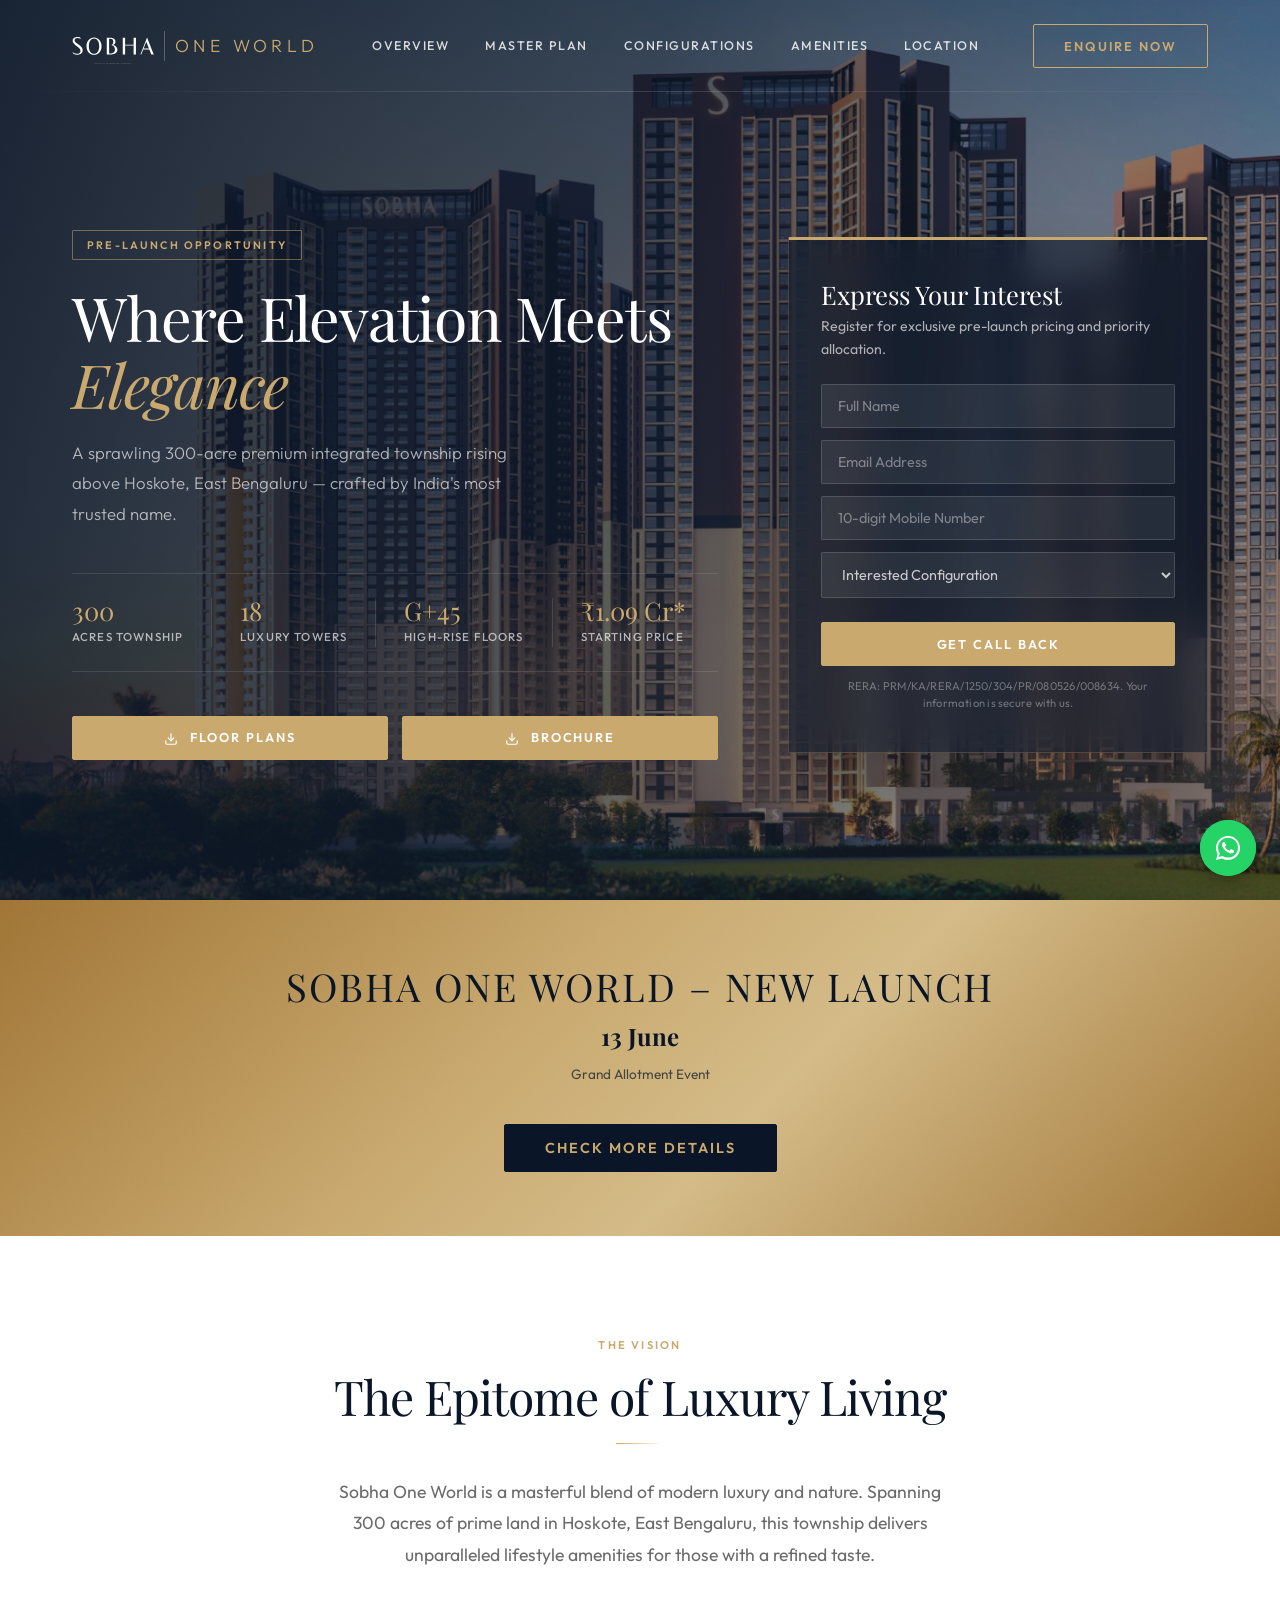
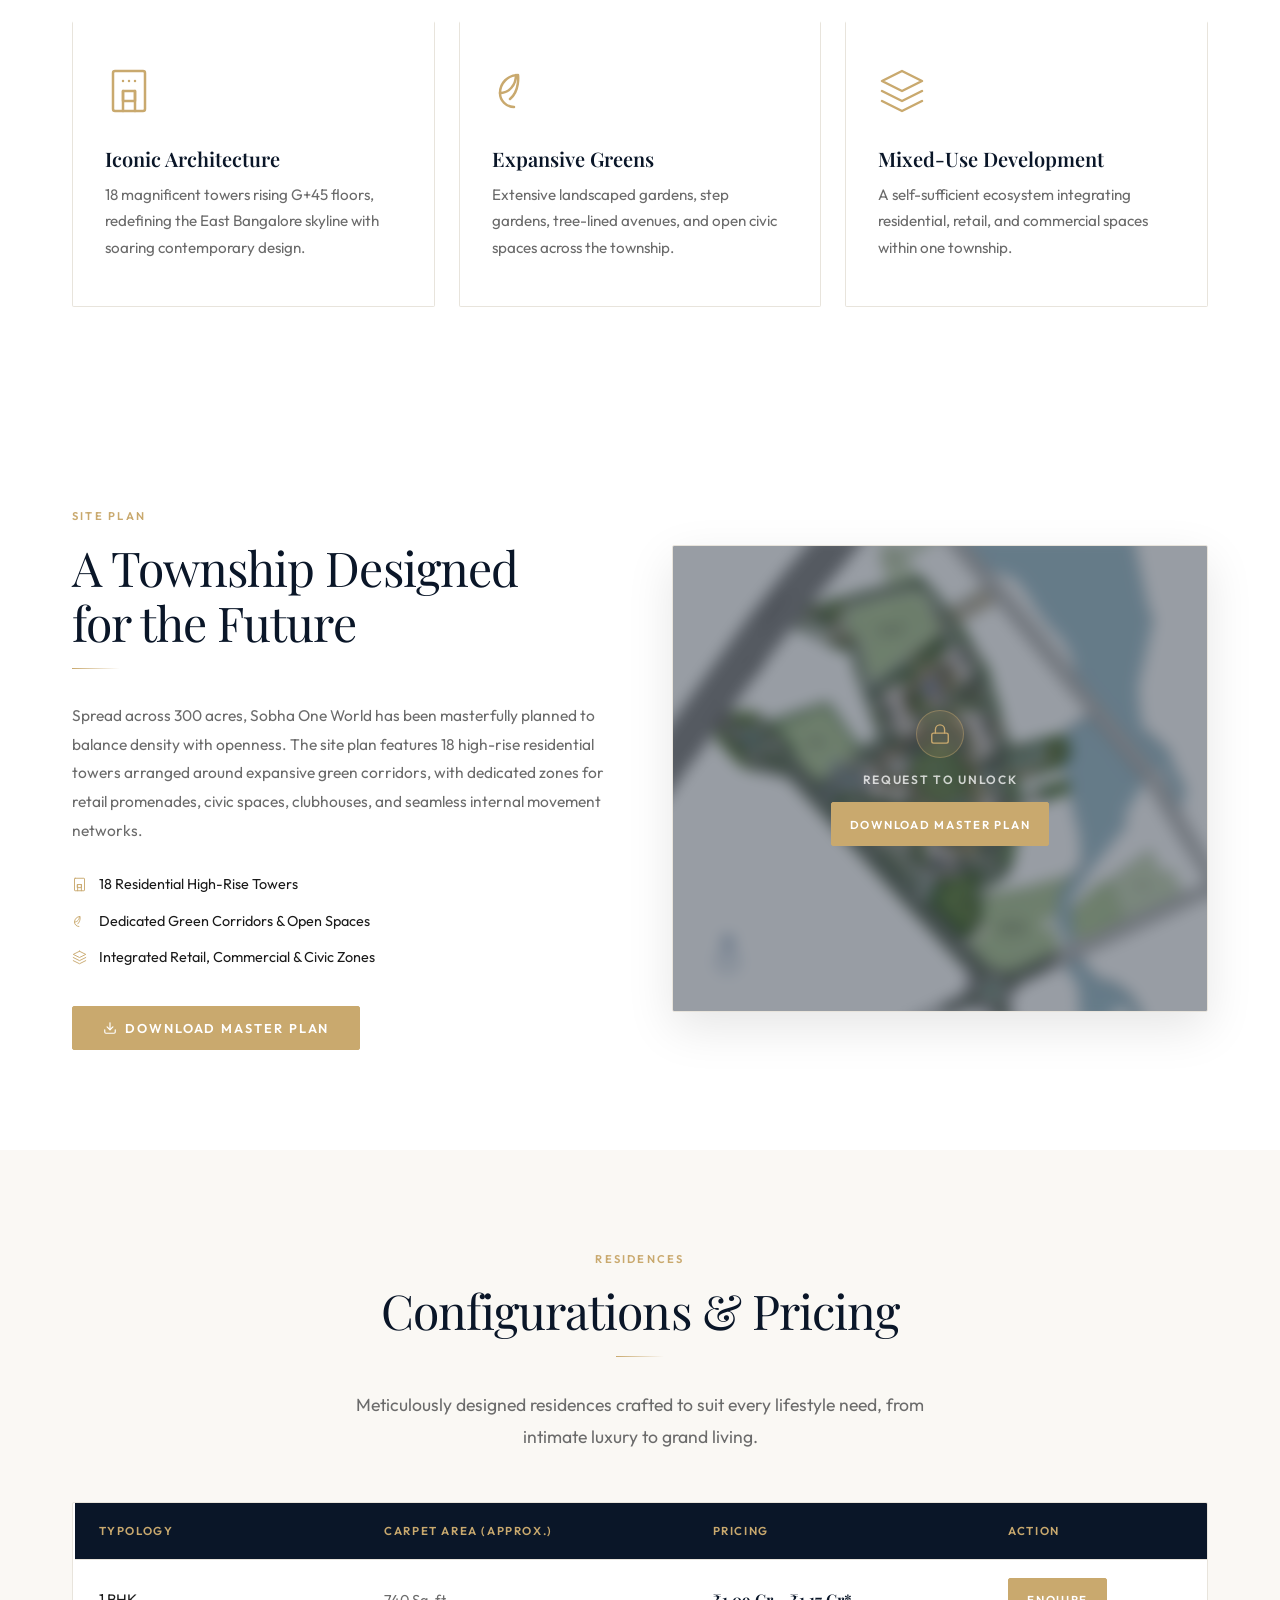
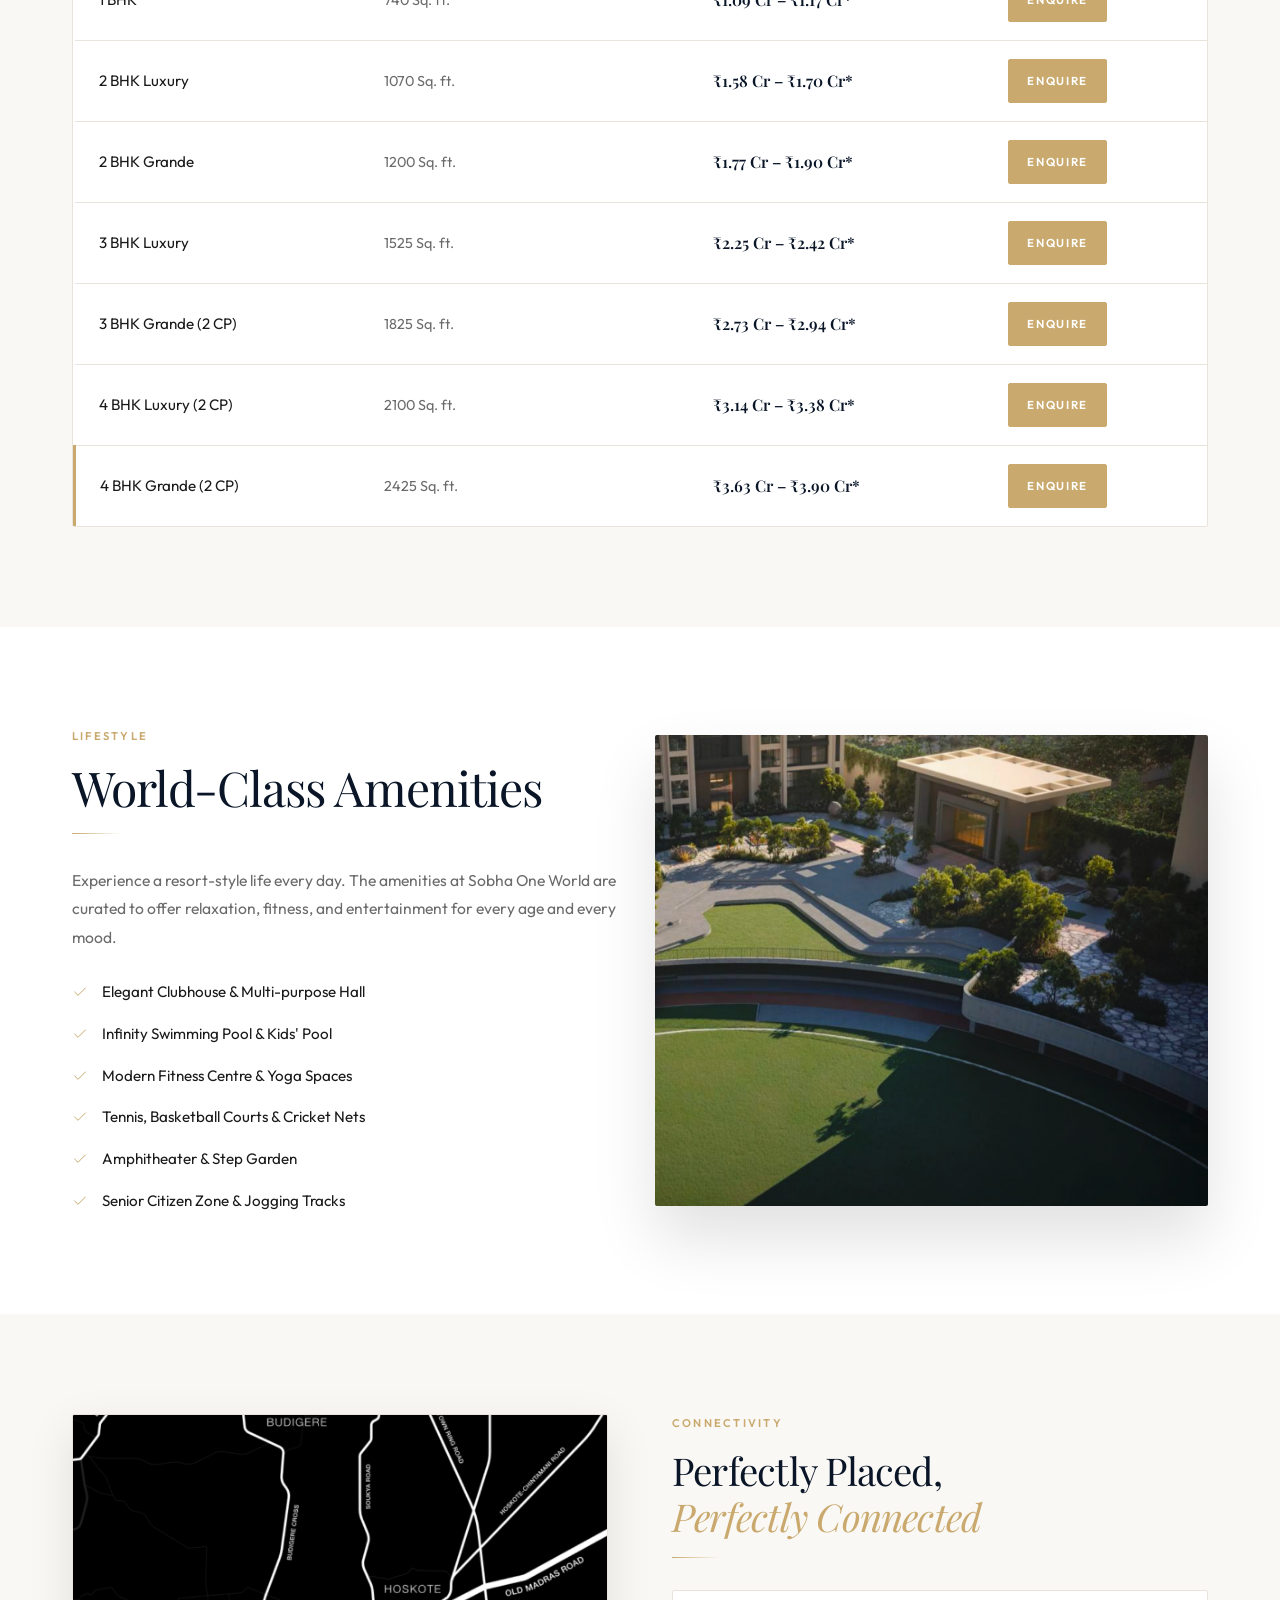
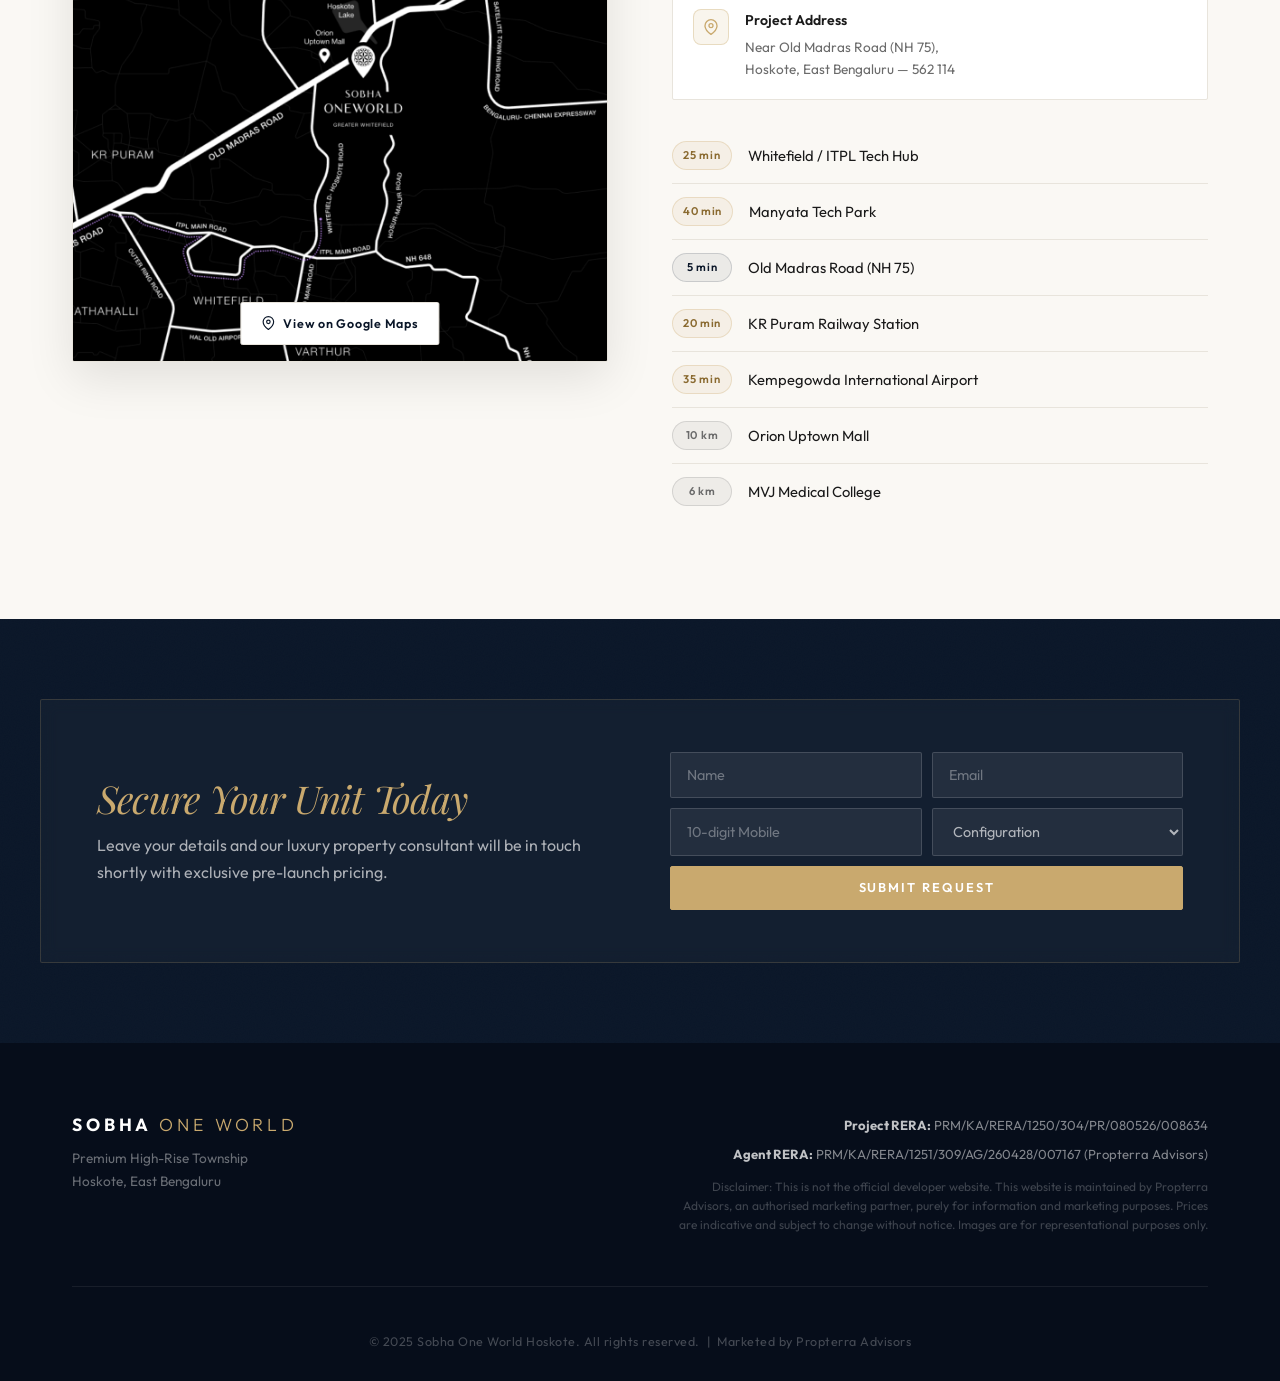
<file: index.html>
<!DOCTYPE html>
<html lang="en">

<head>
    <!-- Google tag (gtag.js) -->
    <script async src="https://www.googletagmanager.com/gtag/js?id=G-QX01307QV4"></script>
    <script>
      window.dataLayer = window.dataLayer || [];
      function gtag(){dataLayer.push(arguments);}
      gtag('js', new Date());

      gtag('config', 'G-QX01307QV4');
    </script>
    <meta charset="UTF-8">
    <meta name="viewport" content="width=device-width, initial-scale=1.0">
    <title>Sobha One World Hoskote | 2, 3, 4 BHK Premium Apartments in Hoskote, East Bengaluru</title>
    <link rel="icon" href="favicon.png?v=2" type="image/png">
    <link rel="apple-touch-icon" href="favicon.png?v=2">
    <link rel="canonical" href="https://sobhaofficial.co.in/">

    <!-- Primary Meta -->
    <meta name="description" content="Discover Sobha One World, a premium 300-acre integrated township in Hoskote, East Bengaluru. Pre-launch 1, 2, 3 & 4 BHK luxury apartments starting from ₹1.09 Cr. Register your interest today.">
    <meta name="keywords" content="Sobha One World, Sobha One World Hoskote, 2BHK Hoskote, 3BHK Hoskote, 4BHK Hoskote, premium apartments Hoskote, luxury homes East Bengaluru, pre-launch apartments East Bangalore, integrated township Hoskote, luxury apartments Old Madras Road, Hoskote real estate, East Bengaluru township">
    <meta name="robots" content="index, follow">
    <meta name="author" content="Propterra Advisors">
    <meta name="google-site-verification" content="google2a9aad1626ef5ad7">

    <!-- Open Graph -->
    <meta property="og:type" content="website">
    <meta property="og:title" content="Sobha One World Hoskote | 2, 3, 4 BHK Premium Apartments | Pre-Launch">
    <meta property="og:description" content="300-acre luxury integrated township in Hoskote, East Bengaluru. 1-4 BHK premium residences from ₹1.09 Cr. Pre-launch pricing available — register now.">
    <meta property="og:image" content="https://sobhaofficial.co.in/hero-bg.png">
    <meta property="og:url" content="https://sobhaofficial.co.in/">
    <meta property="og:site_name" content="Sobha One World Hoskote">

    <!-- Twitter Card -->
    <meta name="twitter:card" content="summary_large_image">
    <meta name="twitter:title" content="Sobha One World Hoskote | Premium Township | Pre-Launch">
    <meta name="twitter:description" content="300-acre luxury township in Hoskote, East Bengaluru. 1-4 BHK from ₹1.09 Cr. Register for pre-launch pricing.">
    <meta name="twitter:image" content="https://sobhaofficial.co.in/hero-bg.png">

    <!-- Structured Data: RealEstateListing -->
    <script type="application/ld+json">
    {
      "@context": "https://schema.org",
      "@type": "RealEstateListing",
      "name": "Sobha One World Hoskote",
      "description": "Premium 300-acre integrated township in Hoskote, East Bengaluru offering pre-launch 1-4 BHK luxury apartments with world-class amenities.",
      "url": "https://sobhaofficial.co.in/",
      "image": "https://sobhaofficial.co.in/hero-bg.png",
      "address": {
        "@type": "PostalAddress",
        "streetAddress": "Old Madras Road",
        "addressLocality": "Hoskote",
        "addressRegion": "Karnataka",
        "postalCode": "562114",
        "addressCountry": "IN"
      },
      "geo": {
        "@type": "GeoCoordinates",
        "latitude": "13.0706",
        "longitude": "77.7984"
      },
      "offers": {
        "@type": "AggregateOffer",
        "lowPrice": "10900000",
        "highPrice": "39000000",
        "priceCurrency": "INR",
        "offerCount": "7"
      },
      "numberOfBedrooms": "1-4",
      "floorSize": {
        "@type": "QuantitativeValue",
        "minValue": 740,
        "maxValue": 2425,
        "unitCode": "FTK"
      }
    }
    </script>

    <!-- Structured Data: Residence -->
    <script type="application/ld+json">
    {
      "@context": "https://schema.org",
      "@type": "Residence",
      "name": "Sobha One World Hoskote",
      "description": "G+45 luxury high-rise residences in a 300-acre integrated township by Sobha Limited, Hoskote, East Bengaluru.",
      "url": "https://sobhaofficial.co.in/",
      "image": "https://sobhaofficial.co.in/hero-bg.png",
      "numberOfRooms": "1-4",
      "floorSize": {
        "@type": "QuantitativeValue",
        "minValue": 740,
        "maxValue": 2425,
        "unitCode": "FTK"
      },
      "address": {
        "@type": "PostalAddress",
        "streetAddress": "Old Madras Road",
        "addressLocality": "Hoskote",
        "addressRegion": "Karnataka",
        "postalCode": "562114",
        "addressCountry": "IN"
      },
      "geo": {
        "@type": "GeoCoordinates",
        "latitude": "13.0706",
        "longitude": "77.7984"
      },
      "amenityFeature": [
        {"@type": "LocationFeatureSpecification", "name": "Swimming Pool", "value": true},
        {"@type": "LocationFeatureSpecification", "name": "Gymnasium", "value": true},
        {"@type": "LocationFeatureSpecification", "name": "Clubhouse", "value": true},
        {"@type": "LocationFeatureSpecification", "name": "Children's Play Area", "value": true},
        {"@type": "LocationFeatureSpecification", "name": "Landscaped Gardens", "value": true}
      ]
    }
    </script>

    <!-- Structured Data: RealEstateAgent -->
    <script type="application/ld+json">
    {
      "@context": "https://schema.org",
      "@type": "RealEstateAgent",
      "name": "Propterra Advisors",
      "url": "https://sobhaofficial.co.in/",
      "email": "mayank@propterraadvisors.in",
      "address": {
        "@type": "PostalAddress",
        "addressLocality": "Bengaluru",
        "addressRegion": "Karnataka",
        "addressCountry": "IN"
      },
      "areaServed": {
        "@type": "Place",
        "name": "Hoskote, East Bengaluru, Karnataka, India"
      }
    }
    </script>

    <!-- Google Ads tag -->
    <script async src="https://www.googletagmanager.com/gtag/js?id=AW-18033548473"></script>
    <script>
      gtag('js', new Date());
      gtag('config', 'AW-18033548473');
    </script>

    <!-- Google Fonts -->
    <link rel="preconnect" href="https://fonts.googleapis.com">
    <link rel="preconnect" href="https://fonts.gstatic.com" crossorigin>
    <link href="https://fonts.googleapis.com/css2?family=Playfair+Display:ital,wght@0,400;0,600;1,400&family=Outfit:wght@300;400;500;600&display=swap" rel="stylesheet">
    <link rel="stylesheet" href="style.css">
</head>

<body>

    <!-- Google Tag Manager (noscript) -->
    <!--
    <noscript><iframe src="https://www.googletagmanager.com/ns.html?id=GTM-XXXXXX"
    height="0" width="0" style="display:none;visibility:hidden"></iframe></noscript>
    -->

    <!-- Navigation -->
    <nav class="navbar">
        <div class="container nav-container">
            <div class="logo">
                <div class="logo-sobha-col">
                    <img src="sobha-logo.svg" alt="Sobha" class="logo-img">
                    <img src="partner-badge.svg" alt="Official Marketing Partner" class="logo-badge">
                </div>
                <div class="logo-text"><span>ONE WORLD</span></div>
            </div>
            <div class="nav-links">
                <a href="#overview">Overview</a>
                <a href="#masterplan">Master Plan</a>
                <a href="#configurations">Configurations</a>
                <a href="#amenities">Amenities</a>
                <a href="#location">Location</a>
            </div>
            <button class="btn btn-gold nav-enquire" data-modal="enquiry">Enquire Now</button>
            <button class="hamburger" aria-label="Open navigation menu" aria-expanded="false">
                <span></span><span></span><span></span>
            </button>
        </div>
        <div class="mobile-nav">
            <a href="#overview">Overview</a>
            <a href="#masterplan">Master Plan</a>
            <a href="#configurations">Configurations</a>
            <a href="#amenities">Amenities</a>
            <a href="#location">Location</a>
            <button class="btn btn-gold-solid" data-modal="enquiry">Enquire Now</button>
        </div>
    </nav>

    <main>
        <!-- ── Hero ── -->
        <section class="hero">
            <div class="hero-overlay"></div>
            <div class="container hero-content">
                <div class="hero-text">
                    <span class="badge">Pre-Launch Opportunity</span>
                    <h1 class="hero-title">Where Elevation Meets <em>Elegance</em></h1>
                    <p class="hero-subtitle">A sprawling 300-acre premium integrated township rising above Hoskote, East Bengaluru — crafted by India's most trusted name.</p>
                    <div class="hero-stats">
                        <div class="stat-item">
                            <span class="stat-value">300</span>
                            <span class="stat-label">Acres Township</span>
                        </div>
                        <div class="stat-item">
                            <span class="stat-value">18</span>
                            <span class="stat-label">Luxury Towers</span>
                        </div>
                        <div class="stat-item">
                            <span class="stat-value">G+45</span>
                            <span class="stat-label">High-Rise Floors</span>
                        </div>
                        <div class="stat-item">
                            <span class="stat-value">&#8377;1.09 Cr*</span>
                            <span class="stat-label">Starting Price</span>
                        </div>
                    </div>
                    <div class="hero-cta">
                        <button class="btn btn-gold-solid" data-modal="floorplans">
                            <svg width="14" height="14" viewBox="0 0 24 24" fill="none" stroke="currentColor" stroke-width="2" stroke-linecap="round" stroke-linejoin="round" style="vertical-align:middle;margin-right:7px;"><path d="M21 15v4a2 2 0 0 1-2 2H5a2 2 0 0 1-2-2v-4"/><polyline points="7 10 12 15 17 10"/><line x1="12" y1="15" x2="12" y2="3"/></svg>
                            <span class="btn-label-full">Floor Plans</span>
                            <span class="btn-label-short">Floor Plans</span>
                        </button>
                        <button class="btn btn-gold-solid" data-modal="gallery">
                            <svg width="14" height="14" viewBox="0 0 24 24" fill="none" stroke="currentColor" stroke-width="2" stroke-linecap="round" stroke-linejoin="round" style="vertical-align:middle;margin-right:7px;"><path d="M21 15v4a2 2 0 0 1-2 2H5a2 2 0 0 1-2-2v-4"/><polyline points="7 10 12 15 17 10"/><line x1="12" y1="15" x2="12" y2="3"/></svg>
                            Brochure
                        </button>
                    </div>
                </div>
                <div class="hero-form-card">
                    <h3>Express Your Interest</h3>
                    <p>Register for exclusive pre-launch pricing and priority allocation.</p>
                    <form id="heroLeadForm" class="lead-form">
                        <div class="form-group">
                            <input type="text" name="fullName" placeholder="Full Name" required>
                        </div>
                        <div class="form-group">
                            <input type="email" name="email" placeholder="Email Address" required>
                        </div>
                        <div class="form-group">
                            <input type="tel" name="phone" placeholder="10-digit Mobile Number" required inputmode="numeric" maxlength="10" pattern="[6-9][0-9]{9}" title="Enter a valid 10-digit Indian mobile number starting with 6, 7, 8, or 9">
                        </div>
                        <div class="form-group">
                            <select name="configuration" required>
                                <option value="" disabled selected>Interested Configuration</option>
                                <option value="1 BHK">1 BHK (740 sq.ft)</option>
                                <option value="2 BHK">2 BHK (1070 - 1200 sq.ft)</option>
                                <option value="3 BHK">3 BHK (1525 - 1825 sq.ft)</option>
                                <option value="4 BHK">4 BHK (2100 - 2425 sq.ft)</option>
                            </select>
                        </div>
                        <button type="submit" class="btn btn-gold-solid full-width">Get Call Back</button>
                        <p class="form-disclaimer">RERA: PRM/KA/RERA/1250/304/PR/080526/008634. Your information is secure with us.</p>
                    </form>
                </div>
            </div>
        </section>

        <!-- ── Pre-Launch Banner ── -->
        <section class="prelaunch-banner">
            <div class="container">
                <h2 class="prelaunch-heading">SOBHA ONE WORLD &ndash; NEW LAUNCH</h2>

                <div class="prelaunch-timeline">
                    <div class="timeline-item">
                        <span class="timeline-date">13 June</span>
                        <span class="timeline-label">Grand Allotment Event</span>
                    </div>
                </div>

                <button class="btn btn-gold-solid prelaunch-cta" data-modal="enquiry">Check More Details</button>
            </div>
        </section>

        <!-- ── Overview ── -->
        <section id="overview" class="section overview-section">
            <div class="container">
                <div class="section-header text-center reveal">
                    <span class="section-eyebrow">The Vision</span>
                    <h2>The Epitome of Luxury Living</h2>
                    <div class="divider"></div>
                    <p>Sobha One World is a masterful blend of modern luxury and nature. Spanning 300 acres of prime land in Hoskote, East Bengaluru, this township delivers unparalleled lifestyle amenities for those with a refined taste.</p>
                </div>
                <div class="grid grid-3 features-grid">
                    <div class="feature-card reveal reveal-delay-1">
                        <!-- Tower Icon -->
                        <svg class="feature-icon" viewBox="0 0 24 24" fill="none" stroke="currentColor" stroke-width="1.25" stroke-linecap="round" stroke-linejoin="round">
                            <rect x="4" y="2" width="16" height="20" rx="1"/><line x1="9" y1="22" x2="9" y2="12"/><line x1="15" y1="22" x2="15" y2="12"/><rect x="9" y="12" width="6" height="5"/><line x1="9" y1="7" x2="9.01" y2="7"/><line x1="12" y1="7" x2="12.01" y2="7"/><line x1="15" y1="7" x2="15.01" y2="7"/>
                        </svg>
                        <h3>Iconic Architecture</h3>
                        <p>18 magnificent towers rising G+45 floors, redefining the East Bangalore skyline with soaring contemporary design.</p>
                    </div>
                    <div class="feature-card reveal reveal-delay-2">
                        <!-- Leaf Icon -->
                        <svg class="feature-icon" viewBox="0 0 24 24" fill="none" stroke="currentColor" stroke-width="1.25" stroke-linecap="round" stroke-linejoin="round">
                            <path d="M11 20A7 7 0 0 1 4 13c0-5 4-9 9-9 0 0 1 8-4 12"/><path d="M4 13c4.5 0 8-4 8-9"/>
                        </svg>
                        <h3>Expansive Greens</h3>
                        <p>Extensive landscaped gardens, step gardens, tree-lined avenues, and open civic spaces across the township.</p>
                    </div>
                    <div class="feature-card reveal reveal-delay-3">
                        <!-- Layers Icon -->
                        <svg class="feature-icon" viewBox="0 0 24 24" fill="none" stroke="currentColor" stroke-width="1.25" stroke-linecap="round" stroke-linejoin="round">
                            <polygon points="12 2 2 7 12 12 22 7 12 2"/><polyline points="2 17 12 22 22 17"/><polyline points="2 12 12 17 22 12"/>
                        </svg>
                        <h3>Mixed-Use Development</h3>
                        <p>A self-sufficient ecosystem integrating residential, retail, and commercial spaces within one township.</p>
                    </div>
                </div>
            </div>
        </section>

        <!-- ── Master Plan ── -->
        <section id="masterplan" class="section masterplan-section">
            <div class="container">
                <div class="masterplan-layout">

                    <!-- Left: Text + CTA -->
                    <div class="masterplan-content reveal">
                        <span class="section-eyebrow">Site Plan</span>
                        <h2>A Township Designed<br>for the Future</h2>
                        <div class="divider left"></div>
                        <p class="masterplan-desc">Spread across 300 acres, Sobha One World has been masterfully planned to balance density with openness. The site plan features 18 high-rise residential towers arranged around expansive green corridors, with dedicated zones for retail promenades, civic spaces, clubhouses, and seamless internal movement networks.</p>
                        <ul class="masterplan-highlights">
                            <li>
                                <svg width="15" height="15" viewBox="0 0 24 24" fill="none" stroke="currentColor" stroke-width="1.5" stroke-linecap="round" stroke-linejoin="round"><rect x="4" y="2" width="16" height="20" rx="1"/><line x1="9" y1="22" x2="9" y2="12"/><line x1="15" y1="22" x2="15" y2="12"/><rect x="9" y="12" width="6" height="5"/></svg>
                                18 Residential High-Rise Towers
                            </li>
                            <li>
                                <svg width="15" height="15" viewBox="0 0 24 24" fill="none" stroke="currentColor" stroke-width="1.5" stroke-linecap="round" stroke-linejoin="round"><path d="M11 20A7 7 0 0 1 4 13c0-5 4-9 9-9 0 0 1 8-4 12"/><path d="M4 13c4.5 0 8-4 8-9"/></svg>
                                Dedicated Green Corridors &amp; Open Spaces
                            </li>
                            <li>
                                <svg width="15" height="15" viewBox="0 0 24 24" fill="none" stroke="currentColor" stroke-width="1.5" stroke-linecap="round" stroke-linejoin="round"><polygon points="12 2 2 7 12 12 22 7 12 2"/><polyline points="2 17 12 22 22 17"/><polyline points="2 12 12 17 22 12"/></svg>
                                Integrated Retail, Commercial &amp; Civic Zones
                            </li>
                        </ul>
                        <button class="btn btn-gold-solid masterplan-cta-btn" data-modal="masterplan">
                            <svg width="14" height="14" viewBox="0 0 24 24" fill="none" stroke="currentColor" stroke-width="2" stroke-linecap="round" stroke-linejoin="round" style="vertical-align:middle;margin-right:8px;"><path d="M21 15v4a2 2 0 0 1-2 2H5a2 2 0 0 1-2-2v-4"/><polyline points="7 10 12 15 17 10"/><line x1="12" y1="15" x2="12" y2="3"/></svg>
                            Download Master Plan
                        </button>
                    </div>

                    <!-- Right: Blurred image -->
                    <div class="masterplan-img-col reveal reveal-delay-1">
                        <div class="masterplan-img-wrapper">
                            <img src="Master Plan.png" alt="Sobha One World Master Plan — Hoskote" class="masterplan-img" loading="lazy">
                            <div class="masterplan-overlay">
                                <div class="masterplan-lock-icon">
                                    <svg width="22" height="22" viewBox="0 0 24 24" fill="none" stroke="currentColor" stroke-width="1.5" stroke-linecap="round" stroke-linejoin="round"><rect x="3" y="11" width="18" height="11" rx="2" ry="2"/><path d="M7 11V7a5 5 0 0 1 10 0v4"/></svg>
                                </div>
                                <p class="masterplan-lock-text">Request to Unlock</p>
                                <button class="btn btn-gold-solid btn-sm" data-modal="masterplan">Download Master Plan</button>
                            </div>
                        </div>
                    </div>

                </div>
            </div>
        </section>

        <!-- ── Configurations & Pricing ── -->
        <section id="configurations" class="section configurations-section">
            <div class="container">
                <div class="section-header text-center reveal">
                    <span class="section-eyebrow">Residences</span>
                    <h2>Configurations &amp; Pricing</h2>
                    <div class="divider"></div>
                    <p>Meticulously designed residences crafted to suit every lifestyle need, from intimate luxury to grand living.</p>
                </div>
                <div class="price-table-wrapper reveal">
                    <table class="price-table">
                        <thead>
                            <tr>
                                <th>Typology</th>
                                <th>Carpet Area (Approx.)</th>
                                <th>Pricing</th>
                                <th>Action</th>
                            </tr>
                        </thead>
                        <tbody>
                            <tr>
                                <td>1 BHK</td>
                                <td>740 Sq. ft.</td>
                                <td>&#8377;1.09 Cr &#8211; &#8377;1.17 Cr*</td>
                                <td><button class="btn btn-sm btn-gold-solid" data-modal="enquiry">Enquire</button></td>
                            </tr>
                            <tr>
                                <td>2 BHK Luxury</td>
                                <td>1070 Sq. ft.</td>
                                <td>&#8377;1.58 Cr &#8211; &#8377;1.70 Cr*</td>
                                <td><button class="btn btn-sm btn-gold-solid" data-modal="enquiry">Enquire</button></td>
                            </tr>
                            <tr>
                                <td>2 BHK Grande</td>
                                <td>1200 Sq. ft.</td>
                                <td>&#8377;1.77 Cr &#8211; &#8377;1.90 Cr*</td>
                                <td><button class="btn btn-sm btn-gold-solid" data-modal="enquiry">Enquire</button></td>
                            </tr>
                            <tr>
                                <td>3 BHK Luxury</td>
                                <td>1525 Sq. ft.</td>
                                <td>&#8377;2.25 Cr &#8211; &#8377;2.42 Cr*</td>
                                <td><button class="btn btn-sm btn-gold-solid" data-modal="enquiry">Enquire</button></td>
                            </tr>
                            <tr>
                                <td>3 BHK Grande (2 CP)</td>
                                <td>1825 Sq. ft.</td>
                                <td>&#8377;2.73 Cr &#8211; &#8377;2.94 Cr*</td>
                                <td><button class="btn btn-sm btn-gold-solid" data-modal="enquiry">Enquire</button></td>
                            </tr>
                            <tr>
                                <td>4 BHK Luxury (2 CP)</td>
                                <td>2100 Sq. ft.</td>
                                <td>&#8377;3.14 Cr &#8211; &#8377;3.38 Cr*</td>
                                <td><button class="btn btn-sm btn-gold-solid" data-modal="enquiry">Enquire</button></td>
                            </tr>
                            <tr class="highlight-row">
                                <td>4 BHK Grande (2 CP)</td>
                                <td>2425 Sq. ft.</td>
                                <td>&#8377;3.63 Cr &#8211; &#8377;3.90 Cr*</td>
                                <td><button class="btn btn-sm btn-gold-solid" data-modal="enquiry">Enquire</button></td>
                            </tr>
                        </tbody>
                    </table>
                </div>
            </div>
        </section>

        <!-- ── Amenities ── -->
        <section id="amenities" class="section amenities-section">
            <div class="container">
                <div class="grid grid-2 align-center">
                    <div class="amenities-content reveal">
                        <span class="section-eyebrow">Lifestyle</span>
                        <h2>World-Class Amenities</h2>
                        <div class="divider left"></div>
                        <p style="color:var(--text-muted);font-size:0.98rem;line-height:1.8;">Experience a resort-style life every day. The amenities at Sobha One World are curated to offer relaxation, fitness, and entertainment for every age and every mood.</p>
                        <ul class="amenities-list">
                            <li>
                                <svg class="amenity-icon" viewBox="0 0 24 24" fill="none" stroke="currentColor" stroke-width="1.5" stroke-linecap="round" stroke-linejoin="round"><polyline points="20 6 9 17 4 12"/></svg>
                                Elegant Clubhouse &amp; Multi-purpose Hall
                            </li>
                            <li>
                                <svg class="amenity-icon" viewBox="0 0 24 24" fill="none" stroke="currentColor" stroke-width="1.5" stroke-linecap="round" stroke-linejoin="round"><polyline points="20 6 9 17 4 12"/></svg>
                                Infinity Swimming Pool &amp; Kids&#39; Pool
                            </li>
                            <li>
                                <svg class="amenity-icon" viewBox="0 0 24 24" fill="none" stroke="currentColor" stroke-width="1.5" stroke-linecap="round" stroke-linejoin="round"><polyline points="20 6 9 17 4 12"/></svg>
                                Modern Fitness Centre &amp; Yoga Spaces
                            </li>
                            <li>
                                <svg class="amenity-icon" viewBox="0 0 24 24" fill="none" stroke="currentColor" stroke-width="1.5" stroke-linecap="round" stroke-linejoin="round"><polyline points="20 6 9 17 4 12"/></svg>
                                Tennis, Basketball Courts &amp; Cricket Nets
                            </li>
                            <li>
                                <svg class="amenity-icon" viewBox="0 0 24 24" fill="none" stroke="currentColor" stroke-width="1.5" stroke-linecap="round" stroke-linejoin="round"><polyline points="20 6 9 17 4 12"/></svg>
                                Amphitheater &amp; Step Garden
                            </li>
                            <li>
                                <svg class="amenity-icon" viewBox="0 0 24 24" fill="none" stroke="currentColor" stroke-width="1.5" stroke-linecap="round" stroke-linejoin="round"><polyline points="20 6 9 17 4 12"/></svg>
                                Senior Citizen Zone &amp; Jogging Tracks
                            </li>
                        </ul>
                    </div>
                    <div class="amenities-image reveal reveal-delay-1">
                        <img src="amenities.png" alt="Luxury Swimming Pool at Sobha One World Hoskote" loading="lazy">
                    </div>
                </div>
            </div>
        </section>

        <!-- ── Location ── -->
        <section id="location" class="section location-section">
            <div class="container">
                <div class="location-layout">

                    <!-- Left: Map -->
                    <div class="location-map-col reveal">
                        <div class="location-map-wrapper">
                            <img src="Google map pin.png" alt="Sobha One World Hoskote location map" class="map-image" loading="lazy">
                            <a href="https://www.google.com/maps/place/Sobha+OneWorld/@13.0580967,77.7690929,17z/data=!3m1!4b1!4m6!3m5!1s0x3bae0fa9bb3dc335:0xe41869ea87e5a44e!8m2!3d13.0580967!4d77.7716732!16s%2Fg%2F11yzlll0_w?entry=ttu&g_ep=EgoyMDI2MDUyMC4wIKXMDSoASAFQAw%3D%3D" target="_blank" rel="noopener noreferrer" class="map-overlay-btn">
                                <svg width="14" height="14" viewBox="0 0 24 24" fill="none" stroke="currentColor" stroke-width="2" stroke-linecap="round" stroke-linejoin="round"><path d="M21 10c0 7-9 13-9 13s-9-6-9-13a9 9 0 0 1 18 0z"/><circle cx="12" cy="10" r="3"/></svg>
                                View on Google Maps
                            </a>
                        </div>
                    </div>

                    <!-- Right: Heading + Location Points -->
                    <div class="location-info-col reveal reveal-delay-1">
                        <span class="section-eyebrow">Connectivity</span>
                        <h2 class="location-heading">Perfectly Placed,<br><em>Perfectly Connected</em></h2>
                        <div class="divider left"></div>

                        <!-- Address card -->
                        <div class="loc-address-card">
                            <div class="loc-address-icon">
                                <svg width="16" height="16" viewBox="0 0 24 24" fill="none" stroke="currentColor" stroke-width="2" stroke-linecap="round" stroke-linejoin="round"><path d="M21 10c0 7-9 13-9 13s-9-6-9-13a9 9 0 0 1 18 0z"/><circle cx="12" cy="10" r="3"/></svg>
                            </div>
                            <div>
                                <strong>Project Address</strong>
                                <p>Near Old Madras Road (NH 75),<br>Hoskote, East Bengaluru &#8212; 562 114</p>
                            </div>
                        </div>

                        <!-- Distance items -->
                        <ul class="loc-items">
                            <li class="loc-item">
                                <span class="loc-badge loc-badge--time">25 min</span>
                                <span class="loc-item-name">Whitefield / ITPL Tech Hub</span>
                            </li>
                            <li class="loc-item">
                                <span class="loc-badge loc-badge--time">40 min</span>
                                <span class="loc-item-name">Manyata Tech Park</span>
                            </li>
                            <li class="loc-item">
                                <span class="loc-badge loc-badge--quick">5 min</span>
                                <span class="loc-item-name">Old Madras Road (NH 75)</span>
                            </li>
                            <li class="loc-item">
                                <span class="loc-badge loc-badge--time">20 min</span>
                                <span class="loc-item-name">KR Puram Railway Station</span>
                            </li>
                            <li class="loc-item">
                                <span class="loc-badge loc-badge--time">35 min</span>
                                <span class="loc-item-name">Kempegowda International Airport</span>
                            </li>
                            <li class="loc-item">
                                <span class="loc-badge loc-badge--dist">10 km</span>
                                <span class="loc-item-name">Orion Uptown Mall</span>
                            </li>
                            <li class="loc-item">
                                <span class="loc-badge loc-badge--dist">6 km</span>
                                <span class="loc-item-name">MVJ Medical College</span>
                            </li>
                        </ul>
                    </div>

                </div>
            </div>
        </section>

        <!-- ── CTA Lead Capture ── -->
        <section id="register" class="section cta-section">
            <div class="container cta-container reveal">
                <div class="cta-text">
                    <h2>Secure Your Unit Today</h2>
                    <p>Leave your details and our luxury property consultant will be in touch shortly with exclusive pre-launch pricing.</p>
                </div>
                <div class="cta-form-container">
                    <form id="ctaLeadForm" class="lead-form compact-form">
                        <input type="text" name="fullName" placeholder="Name" required>
                        <input type="email" name="email" placeholder="Email" required>
                        <input type="tel" name="phone" placeholder="10-digit Mobile" required inputmode="numeric" maxlength="10" pattern="[6-9][0-9]{9}" title="Enter a valid 10-digit Indian mobile number starting with 6, 7, 8, or 9">
                        <select name="configuration">
                            <option value="" disabled selected>Configuration</option>
                            <option value="1 BHK">1 BHK</option>
                            <option value="2 BHK">2 BHK</option>
                            <option value="3 BHK">3 BHK</option>
                            <option value="4 BHK">4 BHK</option>
                        </select>
                        <button type="submit" class="btn btn-gold-solid cta-submit">Submit Request</button>
                    </form>
                </div>
            </div>
        </section>
    </main>

    <!-- ── Footer ── -->
    <footer class="footer">
        <div class="container">
            <div class="footer-content">
                <div class="footer-brand">
                    <h2>SOBHA <span>ONE WORLD</span></h2>
                    <p>Premium High-Rise Township<br>Hoskote, East Bengaluru</p>
                </div>
                <div class="footer-legal">
                    <p><strong>Project RERA:</strong> PRM/KA/RERA/1250/304/PR/080526/008634</p>
                    <p><strong>Agent RERA:</strong> PRM/KA/RERA/1251/309/AG/260428/007167 (Propterra Advisors)</p>
                    <p class="disclaimer">Disclaimer: This is not the official developer website. This website is maintained by Propterra Advisors, an authorised marketing partner, purely for information and marketing purposes. Prices are indicative and subject to change without notice. Images are for representational purposes only.</p>
                </div>
            </div>
            <div class="footer-bottom">
                <p>&copy; 2025 Sobha One World Hoskote. All rights reserved. &nbsp;|&nbsp; Marketed by Propterra Advisors</p>
            </div>
        </div>
    </footer>

    <!-- ── Popup Modal ── -->
    <div id="popupModal" class="modal-overlay" role="dialog" aria-modal="true" aria-labelledby="modalTitle">
        <div class="modal-card">
            <button class="modal-close" aria-label="Close">&times;</button>
            <div class="modal-badge">Launching Soon</div>
            <h3 id="modalTitle">Express Your Interest</h3>
            <p id="modalSubtitle">Register now for exclusive pre-launch pricing and priority allocation.</p>
            <form id="popupForm" class="lead-form">
                <input type="hidden" id="modalFormType" name="formType" value="popup-enquiry">
                <div class="form-group">
                    <input type="text" name="fullName" placeholder="Full Name" required>
                </div>
                <div class="form-group">
                    <input type="email" name="email" placeholder="Email Address" required>
                </div>
                <div class="form-group">
                    <input type="tel" name="phone" placeholder="10-digit Mobile Number" required inputmode="numeric" maxlength="10" pattern="[6-9][0-9]{9}" title="Enter a valid 10-digit Indian mobile number starting with 6, 7, 8, or 9">
                </div>
                <div class="form-group">
                    <select name="configuration">
                        <option value="" disabled selected>Interested Configuration</option>
                        <option value="1 BHK">1 BHK (740 sq.ft)</option>
                        <option value="2 BHK">2 BHK (1070 - 1200 sq.ft)</option>
                        <option value="3 BHK">3 BHK (1525 - 1825 sq.ft)</option>
                        <option value="4 BHK">4 BHK (2100 - 2425 sq.ft)</option>
                    </select>
                </div>
                <button type="submit" id="modalSubmitBtn" class="btn btn-gold-solid full-width">Submit Enquiry</button>
                <p class="form-disclaimer">RERA: PRM/KA/RERA/1250/304/PR/080526/008634. Your details are secure with us.</p>
            </form>
        </div>
    </div>

    <!-- ── WhatsApp FAB ── -->
    <a href="https://wa.me/919730371370"
       class="whatsapp-fab"
       target="_blank"
       rel="noopener noreferrer"
       aria-label="Chat with us on WhatsApp">
        <svg viewBox="0 0 32 32" width="30" height="30" aria-hidden="true" focusable="false" fill="#fff">
            <path d="M16.003 3.2c-7.06 0-12.8 5.74-12.8 12.8 0 2.26.6 4.46 1.73 6.4L3.2 28.8l6.57-1.72a12.74 12.74 0 0 0 6.23 1.62h.01c7.06 0 12.8-5.74 12.8-12.8 0-3.42-1.33-6.64-3.75-9.06A12.71 12.71 0 0 0 16.003 3.2zm0 23.04h-.01a10.6 10.6 0 0 1-5.4-1.48l-.39-.23-4.03 1.06 1.08-3.93-.25-.4a10.56 10.56 0 0 1-1.62-5.66c0-5.86 4.77-10.63 10.64-10.63 2.84 0 5.5 1.11 7.51 3.12a10.56 10.56 0 0 1 3.11 7.52c0 5.86-4.77 10.63-10.63 10.63zm5.83-7.96c-.32-.16-1.89-.93-2.18-1.04-.29-.11-.5-.16-.71.16-.21.32-.82 1.04-1 1.25-.18.21-.37.24-.69.08-.32-.16-1.35-.5-2.57-1.59-.95-.85-1.59-1.9-1.78-2.22-.18-.32-.02-.49.14-.65.14-.14.32-.37.48-.56.16-.18.21-.32.32-.53.11-.21.05-.4-.03-.56-.08-.16-.71-1.71-.97-2.34-.26-.62-.52-.53-.71-.54l-.61-.01c-.21 0-.56.08-.85.4-.29.32-1.11 1.09-1.11 2.64 0 1.56 1.14 3.07 1.3 3.28.16.21 2.25 3.44 5.45 4.82.76.33 1.36.53 1.82.68.77.24 1.46.21 2.01.13.61-.09 1.89-.77 2.16-1.52.27-.74.27-1.38.19-1.51-.08-.13-.29-.21-.61-.37z"/>
        </svg>
    </a>

    <script src="script.js" defer></script>
</body>

</html>
</file>
<file: style.css>
/* ============================================================
   SOBHA WORLD CITY — PREMIUM DESIGN SYSTEM
   ============================================================ */

:root {
    --navy:             #0a1628;
    --navy-mid:         #12243d;
    --navy-light:       #1a3252;
    --champagne:        #c9a96e;
    --champagne-light:  #d4bb87;
    --champagne-pale:   rgba(201, 169, 110, 0.12);
    --ivory:            #faf8f4;
    --cream:            #f3efe8;
    --white:            #ffffff;
    --text-primary:     #1a1a1a;
    --text-muted:       #6b6b6b;
    --text-light-muted: rgba(255,255,255,0.65);
    --border-fine:      #e8e4dc;
    --border-gold:      rgba(201, 169, 110, 0.35);

    --font-heading: 'Playfair Display', serif;
    --font-body:    'Outfit', sans-serif;

    --transition: all 0.35s ease;
    --section-pad: 100px;
}

/* ── Reset ───────────────────────────────────────────────── */
*, *::before, *::after {
    margin: 0;
    padding: 0;
    box-sizing: border-box;
}

html { scroll-behavior: smooth; }

body {
    font-family: var(--font-body);
    color: var(--text-primary);
    line-height: 1.7;
    background-color: var(--white);
    -webkit-font-smoothing: antialiased;
    -moz-osx-font-smoothing: grayscale;
}

h1, h2, h3, h4, h5, h6 {
    font-family: var(--font-heading);
    font-weight: 400;
    line-height: 1.15;
    color: var(--navy);
}

a {
    text-decoration: none;
    color: inherit;
    transition: var(--transition);
}

img {
    max-width: 100%;
    display: block;
}

.container {
    max-width: 1200px;
    margin: 0 auto;
    padding: 0 32px;
}

.text-center  { text-align: center; }
.bg-ivory     { background-color: var(--ivory); }
.bg-light     { background-color: var(--ivory); }

/* ── Typography ──────────────────────────────────────────── */
h2 {
    font-size: clamp(2rem, 4vw, 3rem);
    letter-spacing: -0.02em;
    margin-bottom: 0.5rem;
}

h3 { font-size: 1.75rem; }

.section-eyebrow {
    display: block;
    font-family: var(--font-body);
    font-size: 0.7rem;
    font-weight: 600;
    letter-spacing: 0.2em;
    text-transform: uppercase;
    color: var(--champagne);
    margin-bottom: 14px;
}

.divider {
    height: 1px;
    width: 48px;
    background: linear-gradient(to right, var(--champagne), transparent);
    margin: 18px auto 32px;
}

.divider.left {
    margin: 18px 0 32px;
}

/* ── Section Spacing ─────────────────────────────────────── */
.section {
    padding: var(--section-pad) 0;
}

.section-header p {
    color: var(--text-muted);
    font-size: 1.1rem;
    max-width: 620px;
    margin: 0 auto 50px;
    line-height: 1.8;
}

/* ── Scroll Reveal ───────────────────────────────────────── */
.reveal {
    opacity: 0;
    transform: translateY(28px);
    transition: opacity 0.7s ease, transform 0.7s ease;
}

.reveal.visible {
    opacity: 1;
    transform: translateY(0);
}

.reveal-delay-1 { transition-delay: 0.1s; }
.reveal-delay-2 { transition-delay: 0.22s; }
.reveal-delay-3 { transition-delay: 0.34s; }
.reveal-delay-4 { transition-delay: 0.46s; }

/* ── Buttons ─────────────────────────────────────────────── */
.btn {
    display: inline-block;
    padding: 13px 30px;
    font-family: var(--font-body);
    font-size: 0.8rem;
    font-weight: 600;
    letter-spacing: 0.15em;
    text-transform: uppercase;
    border-radius: 2px;
    cursor: pointer;
    transition: var(--transition);
    border: 1px solid transparent;
    line-height: 1;
    min-height: 44px; /* touch-friendly tap target (Apple/Google guideline) */
}

.btn-sm {
    padding: 8px 18px;
    font-size: 0.72rem;
}

/* Champagne solid */
.btn-gold-solid {
    background-color: var(--champagne);
    color: var(--white);
    border-color: var(--champagne);
}

.btn-gold-solid:hover {
    background-color: var(--champagne-light);
    border-color: var(--champagne-light);
    transform: translateY(-2px);
    box-shadow: 0 6px 20px rgba(201, 169, 110, 0.28);
}

/* Champagne outline */
.btn-gold {
    color: var(--champagne);
    border-color: var(--champagne);
    background: transparent;
}

.btn-gold:hover {
    background-color: var(--champagne);
    color: var(--white);
}

/* White outline */
.btn-outline {
    border-color: rgba(255,255,255,0.6);
    color: var(--white);
    background: transparent;
}

.btn-outline:hover {
    background-color: var(--white);
    color: var(--navy);
    border-color: var(--white);
}

/* Navy solid */
.btn-navy {
    background-color: var(--navy);
    color: var(--white);
    border-color: var(--navy);
}

.btn-navy:hover {
    background-color: var(--navy-light);
    border-color: var(--navy-light);
    transform: translateY(-2px);
    box-shadow: 0 6px 20px rgba(10, 22, 40, 0.25);
}

.full-width {
    width: 100%;
    margin-top: 12px;
}

/* ── Navbar ──────────────────────────────────────────────── */
.navbar {
    position: fixed;
    top: 0;
    left: 0;
    width: 100%;
    padding: 24px 0;
    background-color: transparent;
    z-index: 1000;
    transition: var(--transition);
}

.navbar::after {
    content: '';
    position: absolute;
    bottom: 0; left: 0; right: 0;
    height: 1px;
    background: linear-gradient(to right, transparent, rgba(255,255,255,0.15), transparent);
}

.navbar.scrolled {
    background-color: var(--navy);
    padding: 16px 0;
    box-shadow: 0 4px 40px rgba(0,0,0,0.2);
}

.navbar.scrolled::after { display: none; }

.nav-container {
    display: flex;
    justify-content: space-between;
    align-items: center;
}

.logo {
    display: flex;
    align-items: center;
    gap: 10px;
}

/* Badge is absolutely positioned so it doesn't affect column height */
.logo-sobha-col {
    position: relative;
    width: 82px;
    flex-shrink: 0;
}

.logo-img {
    width: 100%;
    height: auto;
    display: block;
}

.logo-badge {
    position: absolute;
    top: calc(100% + 4px);
    left: 0;
    width: 200%;
    height: auto;
    opacity: 0.8;
    filter: brightness(0.9);
}

.logo-text {
    color: var(--white);
    font-family: var(--font-body);
    font-size: 1.1rem;
    font-weight: 700;
    letter-spacing: 0.25em;
    text-transform: uppercase;
    border-left: 1px solid rgba(255,255,255,0.25);
    padding-left: 10px;
}

.logo-text span {
    color: var(--champagne);
    font-weight: 300;
}

.nav-links {
    display: flex;
    gap: 36px;
}

.nav-links a {
    color: rgba(255,255,255,0.82);
    font-size: 0.78rem;
    font-weight: 500;
    letter-spacing: 0.12em;
    text-transform: uppercase;
    position: relative;
}

.nav-links a::after {
    content: '';
    position: absolute;
    bottom: -4px;
    left: 0;
    width: 0;
    height: 1px;
    background-color: var(--champagne);
    transition: width 0.3s ease;
}

.nav-links a:hover { color: var(--white); }
.nav-links a:hover::after { width: 100%; }

/* ── Hero ────────────────────────────────────────────────── */
.hero {
    position: relative;
    min-height: 100vh;
    background-image: url('hero-bg.png');
    background-size: cover;
    background-position: center 30%;
    background-attachment: fixed;
    display: flex;
    align-items: center;
    padding-top: 90px;
    overflow: hidden;
}

/* Cinematic grain texture overlay */
.hero::before {
    content: '';
    position: absolute;
    inset: 0;
    background-image:
        url("data:image/svg+xml,%3Csvg viewBox='0 0 200 200' xmlns='http://www.w3.org/2000/svg'%3E%3Cfilter id='n'%3E%3CfeTurbulence type='fractalNoise' baseFrequency='0.85' numOctaves='4' stitchTiles='stitch'/%3E%3C/filter%3E%3Crect width='100%25' height='100%25' filter='url(%23n)' opacity='0.04'/%3E%3C/svg%3E");
    background-size: 200px;
    pointer-events: none;
    z-index: 1;
    opacity: 0.4;
}

.hero-overlay {
    position: absolute;
    inset: 0;
    background: linear-gradient(
        105deg,
        rgba(10, 22, 40, 0.93) 0%,
        rgba(10, 22, 40, 0.72) 45%,
        rgba(10, 22, 40, 0.25) 100%
    );
    z-index: 1;
}

.hero-content {
    position: relative;
    z-index: 2;
    display: grid;
    grid-template-columns: 1fr 420px;
    gap: 70px;
    align-items: center;
    width: 100%;
}

.hero-text { color: var(--white); }

.badge {
    display: inline-block;
    background-color: transparent;
    border: 1px solid rgba(201, 169, 110, 0.5);
    color: var(--champagne);
    padding: 5px 14px;
    border-radius: 1px;
    font-size: 0.68rem;
    font-weight: 600;
    letter-spacing: 0.2em;
    margin-bottom: 24px;
    text-transform: uppercase;
}

.hero-title {
    color: var(--white);
    font-size: clamp(2.6rem, 5vw, 3.8rem);
    font-weight: 400;
    line-height: 1.1;
    margin-bottom: 20px;
    letter-spacing: -0.02em;
}

.hero-title em {
    font-style: italic;
    color: var(--champagne);
}

.hero-subtitle {
    font-size: 1.05rem;
    font-weight: 300;
    margin-bottom: 44px;
    color: var(--text-light-muted);
    line-height: 1.8;
    max-width: 480px;
}

.hero-stats {
    display: flex;
    gap: 0;
    margin-bottom: 44px;
    border-top: 1px solid rgba(255,255,255,0.1);
    border-bottom: 1px solid rgba(255,255,255,0.1);
    padding: 24px 0;
}

.stat-item {
    display: flex;
    flex-direction: column;
    gap: 4px;
    padding: 0 28px;
    border-right: 1px solid rgba(255,255,255,0.12);
}

.stat-item:first-child { padding-left: 0; }
.stat-item:last-child  { border-right: none; }

.stat-value {
    font-family: var(--font-heading);
    font-size: 1.6rem;
    color: var(--champagne);
    font-weight: 400;
    line-height: 1;
}

.stat-label {
    font-size: 0.72rem;
    font-weight: 500;
    letter-spacing: 0.1em;
    text-transform: uppercase;
    color: var(--text-light-muted);
}

.hero-cta {
    display: flex;
    gap: 14px;
    flex-wrap: wrap;
    align-items: center;
}

.hero-cta .btn {
    flex: 1 1 0;
    text-align: center;
    justify-content: center;
    white-space: nowrap;
}

.btn-label-short { display: none; }

@media (max-width: 560px) {
    .btn-label-full  { display: none; }
    .btn-label-short { display: inline; }
}

/* ── Hero Form Card ──────────────────────────────────────── */
.hero-form-card {
    background-color: rgba(10, 22, 40, 0.6);
    backdrop-filter: blur(16px);
    -webkit-backdrop-filter: blur(16px);
    padding: 40px 32px;
    border-radius: 2px;
    border: 1px solid rgba(201, 169, 110, 0.25);
    border-top: 3px solid var(--champagne);
    box-shadow: 0 32px 64px rgba(0,0,0,0.3);
}

.hero-form-card h3 {
    color: var(--white);
    font-size: 1.6rem;
    font-weight: 400;
    margin-bottom: 6px;
}

.hero-form-card > p {
    color: var(--text-light-muted);
    font-size: 0.88rem;
    margin-bottom: 24px;
    line-height: 1.6;
}

.form-group {
    margin-bottom: 12px;
}

.form-group input,
.form-group select {
    width: 100%;
    padding: 12px 16px;
    border: 1px solid rgba(255,255,255,0.15);
    border-radius: 2px;
    font-family: var(--font-body);
    font-size: 0.9rem;
    transition: border-color 0.3s;
    background-color: rgba(255,255,255,0.07);
    color: var(--white);
}

.form-group input::placeholder { color: rgba(255,255,255,0.4); }

.form-group select {
    color: rgba(255,255,255,0.75);
    cursor: pointer;
}

.form-group select option {
    background: var(--navy-mid);
    color: var(--white);
}

.form-group input:focus,
.form-group select:focus {
    outline: none;
    border-color: var(--champagne);
    background-color: rgba(255,255,255,0.1);
}

.form-disclaimer {
    font-size: 0.7rem !important;
    text-align: center;
    margin-top: 12px !important;
    margin-bottom: 0 !important;
    color: rgba(255,255,255,0.35) !important;
    letter-spacing: 0.02em;
    line-height: 1.5;
}

/* ── Grids ───────────────────────────────────────────────── */
.grid         { display: grid; gap: 30px; }
.grid-2       { grid-template-columns: repeat(2, 1fr); }
.grid-3       { grid-template-columns: repeat(3, 1fr); }
.align-center { align-items: center; }

/* ── Overview / Feature Cards ───────────────────────────── */
.overview-section { background-color: var(--white); }

.features-grid { gap: 24px; }

.feature-card {
    padding: 44px 32px;
    background-color: var(--white);
    border: 1px solid var(--border-fine);
    border-radius: 2px;
    border-top: 2px solid transparent;
    transition: border-top-color 0.35s ease, transform 0.35s ease, box-shadow 0.35s ease;
}

.feature-card:hover {
    border-top-color: var(--champagne);
    transform: translateY(-6px);
    box-shadow: 0 20px 48px rgba(0,0,0,0.06);
}

.feature-icon {
    width: 48px;
    height: 48px;
    margin-bottom: 24px;
    color: var(--champagne);
}

.feature-card h3 {
    font-size: 1.25rem;
    margin-bottom: 12px;
    font-weight: 600;
}

.feature-card p {
    color: var(--text-muted);
    font-size: 0.95rem;
    line-height: 1.75;
}

/* ── Master Plan Section ─────────────────────────────────── */
.masterplan-section { background-color: var(--white); }

.masterplan-layout {
    display: grid;
    grid-template-columns: 1fr 1fr;
    gap: 64px;
    align-items: center;
}

.masterplan-desc {
    color: var(--text-muted);
    font-size: 0.97rem;
    line-height: 1.85;
    margin-bottom: 28px;
}

.masterplan-highlights {
    list-style: none;
    display: flex;
    flex-direction: column;
    gap: 12px;
    margin-bottom: 36px;
}

.masterplan-highlights li {
    display: flex;
    align-items: center;
    gap: 12px;
    font-size: 0.9rem;
    color: var(--text-primary);
}

.masterplan-highlights svg {
    color: var(--champagne);
    flex-shrink: 0;
}

.masterplan-cta-btn {
    display: inline-flex;
    align-items: center;
}

/* Blurred image */
.masterplan-img-wrapper {
    position: relative;
    border-radius: 2px;
    overflow: hidden;
    border: 1px solid var(--border-fine);
    box-shadow: 0 16px 48px rgba(0, 0, 0, 0.1);
}

.masterplan-img {
    width: 100%;
    display: block;
    filter: blur(7px);
    transform: scale(1.05);
}

.masterplan-overlay {
    position: absolute;
    inset: 0;
    background: rgba(10, 22, 40, 0.42);
    display: flex;
    flex-direction: column;
    align-items: center;
    justify-content: center;
    gap: 12px;
    padding: 20px;
}

.masterplan-lock-icon {
    width: 48px;
    height: 48px;
    border-radius: 50%;
    background: rgba(201, 169, 110, 0.15);
    border: 1px solid rgba(201, 169, 110, 0.4);
    display: flex;
    align-items: center;
    justify-content: center;
    color: var(--champagne);
}

.masterplan-lock-text {
    font-size: 0.75rem;
    font-weight: 600;
    letter-spacing: 0.14em;
    text-transform: uppercase;
    color: rgba(255, 255, 255, 0.75);
}

@media (max-width: 992px) {
    .masterplan-layout {
        grid-template-columns: 1fr;
        gap: 44px;
    }
}

/* ── Pricing Table ───────────────────────────────────────── */
.configurations-section { background-color: var(--ivory); }

.price-table-wrapper {
    background: var(--white);
    border-radius: 2px;
    border: 1px solid var(--border-fine);
    overflow: hidden;
}

.price-table {
    width: 100%;
    border-collapse: collapse;
}

.price-table th,
.price-table td {
    padding: 18px 24px;
    text-align: left;
    border-bottom: 1px solid var(--border-fine);
}

.price-table th {
    background-color: var(--navy);
    color: var(--champagne);
    font-family: var(--font-body);
    font-size: 0.72rem;
    font-weight: 600;
    letter-spacing: 0.14em;
    text-transform: uppercase;
}

.price-table td {
    color: var(--text-primary);
    font-size: 0.95rem;
}

.price-table td:nth-child(2) {
    color: var(--text-muted);
    font-size: 0.9rem;
}

.price-table td:nth-child(3) {
    font-weight: 600;
    color: var(--navy);
    font-family: var(--font-heading);
    font-size: 1rem;
}

.price-table tbody tr {
    transition: background-color 0.2s;
}

.price-table tbody tr:hover {
    background-color: var(--ivory);
}

.price-table tbody tr:last-child td { border-bottom: none; }

.highlight-row {
    border-left: 3px solid var(--champagne);
}

/* ── Amenities ───────────────────────────────────────────── */
.amenities-section { background-color: var(--white); }

.amenities-content h2 { margin-bottom: 0; }

.amenities-list {
    list-style: none;
    margin-top: 28px;
    display: flex;
    flex-direction: column;
    gap: 16px;
}

.amenities-list li {
    font-size: 0.95rem;
    display: flex;
    align-items: center;
    gap: 14px;
    color: var(--text-primary);
}

.amenity-icon {
    width: 16px;
    height: 16px;
    color: var(--champagne);
    flex-shrink: 0;
}

.amenities-image img {
    border-radius: 2px;
    box-shadow: 0 32px 64px rgba(0,0,0,0.12);
}

/* ── Location ────────────────────────────────────────────── */
.location-section { background-color: var(--ivory); }

.location-grid {
    display: grid;
    grid-template-columns: repeat(3, 1fr);
    gap: 20px;
}

.loc-card {
    background: var(--white);
    padding: 28px 24px;
    border-radius: 2px;
    border: 1px solid var(--border-fine);
    border-left: 3px solid var(--champagne);
    transition: box-shadow 0.3s;
}

.loc-card:hover {
    box-shadow: 0 8px 32px rgba(0,0,0,0.06);
}

.loc-card h4 {
    margin-bottom: 12px;
    color: var(--champagne);
    font-size: 0.72rem;
    font-weight: 700;
    letter-spacing: 0.16em;
    text-transform: uppercase;
    font-family: var(--font-body);
}

.loc-card p {
    color: var(--text-muted);
    font-size: 0.9rem;
    line-height: 1.8;
}

.map-container {
    margin-top: 56px;
    display: flex;
    flex-direction: column;
    align-items: center;
    gap: 24px;
}

.map-image {
    width: 100%;
    max-width: 900px;
    border-radius: 2px;
    border: 1px solid var(--border-fine);
    box-shadow: 0 16px 48px rgba(0,0,0,0.08);
}

.map-btn {
    font-size: 0.78rem;
    padding: 14px 36px;
}

/* ── Location: Two-column layout ────────────────────────── */
.location-layout {
    display: grid;
    grid-template-columns: 1fr 1fr;
    gap: 64px;
    align-items: start;
}

.location-map-col { position: relative; }

.location-map-wrapper {
    position: relative;
    border-radius: 2px;
    overflow: hidden;
    border: 1px solid var(--border-fine);
    box-shadow: 0 16px 48px rgba(0,0,0,0.1);
}

.location-map-wrapper .map-image {
    width: 100%;
    border-radius: 0;
    border: none;
    box-shadow: none;
    display: block;
}

.map-overlay-btn {
    position: absolute;
    bottom: 16px;
    left: 50%;
    transform: translateX(-50%);
    display: inline-flex;
    align-items: center;
    gap: 8px;
    background: var(--white);
    color: var(--navy);
    border: 1px solid var(--border-fine);
    border-radius: 2px;
    padding: 10px 20px;
    font-family: var(--font-body);
    font-size: 0.78rem;
    font-weight: 600;
    letter-spacing: 0.06em;
    white-space: nowrap;
    box-shadow: 0 4px 16px rgba(0,0,0,0.12);
    transition: var(--transition);
}

.map-overlay-btn:hover {
    background: var(--navy);
    color: var(--white);
    border-color: var(--navy);
    transform: translateX(-50%) translateY(-2px);
    box-shadow: 0 8px 24px rgba(0,0,0,0.18);
}

.location-heading {
    font-size: clamp(1.8rem, 3vw, 2.4rem);
    line-height: 1.2;
    margin-bottom: 0;
    letter-spacing: -0.02em;
}

.location-heading em {
    font-style: italic;
    color: var(--champagne);
}

/* Address card */
.loc-address-card {
    display: flex;
    align-items: flex-start;
    gap: 16px;
    background: var(--white);
    border: 1px solid var(--border-fine);
    border-radius: 2px;
    padding: 18px 20px;
    margin-bottom: 28px;
}

.loc-address-icon {
    width: 36px;
    height: 36px;
    border-radius: 8px;
    background: var(--champagne-pale);
    border: 1px solid var(--border-gold);
    display: flex;
    align-items: center;
    justify-content: center;
    color: var(--champagne);
    flex-shrink: 0;
}

.loc-address-card strong {
    display: block;
    font-size: 0.88rem;
    font-weight: 600;
    color: var(--text-primary);
    margin-bottom: 4px;
}

.loc-address-card p {
    font-size: 0.85rem;
    color: var(--text-muted);
    line-height: 1.6;
}

/* Distance item list */
.loc-items {
    list-style: none;
    display: flex;
    flex-direction: column;
    gap: 0;
}

.loc-item {
    display: flex;
    align-items: center;
    gap: 16px;
    padding: 13px 0;
    border-bottom: 1px solid var(--border-fine);
    transition: background-color 0.2s;
}

.loc-item:last-child { border-bottom: none; }

.loc-badge {
    display: inline-flex;
    align-items: center;
    justify-content: center;
    min-width: 60px;
    padding: 4px 10px;
    border-radius: 20px;
    font-size: 0.7rem;
    font-weight: 600;
    letter-spacing: 0.06em;
    text-align: center;
    flex-shrink: 0;
}

.loc-badge--time {
    background: rgba(201, 169, 110, 0.1);
    color: #8a6a30;
    border: 1px solid rgba(201, 169, 110, 0.3);
}

.loc-badge--quick {
    background: rgba(10, 22, 40, 0.06);
    color: var(--navy);
    border: 1px solid rgba(10, 22, 40, 0.15);
}

.loc-badge--dist {
    background: rgba(107, 107, 107, 0.08);
    color: var(--text-muted);
    border: 1px solid rgba(107, 107, 107, 0.2);
}

.loc-item-name {
    font-size: 0.92rem;
    color: var(--text-primary);
    font-weight: 400;
}

@media (max-width: 992px) {
    .location-layout {
        grid-template-columns: 1fr;
        gap: 44px;
    }
}

/* ── CTA Section ─────────────────────────────────────────── */
.cta-section {
    background-color: var(--navy);
    position: relative;
    padding: 80px 0;
    overflow: hidden;
}

/* Subtle grain on CTA */
.cta-section::before {
    content: '';
    position: absolute;
    inset: 0;
    background-image:
        url("data:image/svg+xml,%3Csvg viewBox='0 0 200 200' xmlns='http://www.w3.org/2000/svg'%3E%3Cfilter id='n'%3E%3CfeTurbulence type='fractalNoise' baseFrequency='0.85' numOctaves='4' stitchTiles='stitch'/%3E%3C/filter%3E%3Crect width='100%25' height='100%25' filter='url(%23n)' opacity='0.04'/%3E%3C/svg%3E");
    background-size: 200px;
    pointer-events: none;
    opacity: 0.5;
}

.cta-container {
    position: relative;
    z-index: 1;
    display: flex;
    justify-content: space-between;
    align-items: center;
    gap: 60px;
    padding: 52px 56px;
    border: 1px solid rgba(201, 169, 110, 0.2);
    border-radius: 2px;
    background: rgba(255,255,255,0.03);
    backdrop-filter: blur(8px);
}

.cta-text { flex: 1; color: var(--white); }

.cta-text h2 {
    color: var(--champagne);
    font-style: italic;
    font-size: clamp(1.8rem, 3.5vw, 2.4rem);
    margin-bottom: 12px;
}

.cta-text p {
    color: var(--text-light-muted);
    font-size: 1rem;
    line-height: 1.7;
}

.cta-form-container { flex: 1; }

.compact-form {
    display: grid;
    grid-template-columns: 1fr 1fr;
    gap: 10px;
}

.compact-form input,
.compact-form select {
    padding: 13px 16px;
    border: 1px solid rgba(255,255,255,0.15);
    border-radius: 2px;
    font-family: var(--font-body);
    font-size: 0.9rem;
    background-color: rgba(255,255,255,0.07);
    color: var(--white);
    transition: border-color 0.3s;
}

.compact-form input::placeholder {
    color: rgba(255,255,255,0.35);
}

.compact-form input:focus,
.compact-form select:focus {
    outline: none;
    border-color: var(--champagne);
    background-color: rgba(255,255,255,0.1);
}

.compact-form select {
    color: rgba(255,255,255,0.65);
    cursor: pointer;
}

.compact-form select option {
    background: var(--navy-mid);
    color: var(--white);
}

.cta-submit {
    grid-column: 1 / -1;
}

/* ── Footer ──────────────────────────────────────────────── */
.footer {
    background-color: #060d1a;
    color: rgba(255,255,255,0.5);
    padding: 72px 0 28px;
}

.footer-content {
    display: flex;
    justify-content: space-between;
    gap: 60px;
    margin-bottom: 44px;
    padding-bottom: 44px;
    border-bottom: 1px solid rgba(255,255,255,0.07);
}

.footer-brand h2 {
    color: var(--white);
    font-family: var(--font-body);
    font-size: 1.1rem;
    letter-spacing: 0.22em;
    text-transform: uppercase;
    font-weight: 700;
    margin-bottom: 12px;
}

.footer-brand span {
    color: var(--champagne);
    font-weight: 300;
}

.footer-brand p {
    font-size: 0.85rem;
    line-height: 1.7;
    color: rgba(255,255,255,0.4);
}

.footer-legal {
    max-width: 540px;
    text-align: right;
}

.footer-legal p {
    font-size: 0.82rem;
    line-height: 1.6;
    margin-bottom: 8px;
}

.footer-legal strong { color: rgba(255,255,255,0.75); }

.disclaimer {
    font-size: 0.75rem !important;
    margin-top: 12px;
    opacity: 0.45;
    line-height: 1.65;
}

.footer-bottom {
    text-align: center;
    font-size: 0.78rem;
    color: rgba(255,255,255,0.25);
    letter-spacing: 0.04em;
}

/* ── Modal ───────────────────────────────────────────────── */
@keyframes modalFadeIn {
    from { opacity: 0; }
    to   { opacity: 1; }
}

@keyframes modalSlideUp {
    from { opacity: 0; transform: translateY(32px); }
    to   { opacity: 1; transform: translateY(0); }
}

.modal-overlay {
    display: none;
    position: fixed;
    inset: 0;
    background: rgba(6, 13, 26, 0.9);
    z-index: 2000;
    justify-content: center;
    align-items: center;
    padding: 20px;
    backdrop-filter: blur(6px);
    animation: modalFadeIn 0.3s ease;
}

.modal-overlay.active { display: flex; }

.modal-card {
    background: var(--white);
    border-radius: 2px;
    border-top: 3px solid var(--champagne);
    box-shadow: 0 40px 80px rgba(0,0,0,0.4);
    padding: 44px 38px;
    width: 100%;
    max-width: 460px;
    position: relative;
    animation: modalSlideUp 0.4s ease;
}

.modal-close {
    position: absolute;
    top: 16px;
    right: 20px;
    background: none;
    border: none;
    font-size: 1.6rem;
    color: var(--text-muted);
    cursor: pointer;
    line-height: 1;
    transition: color 0.2s;
    padding: 0;
}

.modal-close:hover { color: var(--navy); }

.modal-badge {
    display: inline-block;
    border: 1px solid var(--border-gold);
    color: var(--champagne);
    padding: 4px 12px;
    border-radius: 1px;
    font-size: 0.65rem;
    font-weight: 600;
    letter-spacing: 0.2em;
    text-transform: uppercase;
    margin-bottom: 16px;
}

.modal-card h3 {
    font-size: 1.65rem;
    font-weight: 400;
    margin-bottom: 8px;
}

.modal-card > p {
    color: var(--text-muted);
    font-size: 0.88rem;
    margin-bottom: 24px;
    line-height: 1.65;
}

/* Form inputs inside modal (light background) */
.modal-card .form-group input,
.modal-card .form-group select {
    background-color: var(--ivory);
    border: 1px solid var(--border-fine);
    color: var(--text-primary);
}

.modal-card .form-group input::placeholder {
    color: var(--text-muted);
}

.modal-card .form-group select {
    color: var(--text-muted);
}

.modal-card .form-group select option {
    background: var(--white);
    color: var(--text-primary);
}

.modal-card .form-group input:focus,
.modal-card .form-group select:focus {
    border-color: var(--champagne);
    background-color: var(--white);
    color: var(--text-primary);
}

.modal-card .form-disclaimer {
    color: var(--text-muted) !important;
}

/* Success State */
.form-success {
    text-align: center;
    padding: 24px 10px 14px;
}

.form-success .success-icon {
    display: inline-flex;
    align-items: center;
    justify-content: center;
    width: 56px;
    height: 56px;
    border-radius: 50%;
    background-color: var(--champagne-pale);
    border: 1px solid var(--border-gold);
    font-size: 1.4rem;
    color: var(--champagne);
    margin-bottom: 20px;
}

.form-success h4 {
    color: var(--navy);
    font-size: 1.3rem;
    font-weight: 400;
    margin-bottom: 10px;
}

.form-success p {
    color: var(--text-muted);
    font-size: 0.92rem;
    margin-bottom: 0;
}

/* Hero form card has a dark background — override success text to white */
.hero-form-card .form-success h4 {
    color: #ffffff;
}
.hero-form-card .form-success p {
    color: rgba(255, 255, 255, 0.8);
}

/* ── Hamburger ───────────────────────────────────────────── */
.hamburger {
    display: none;
    flex-direction: column;
    justify-content: center;
    gap: 5px;
    background: none;
    border: none;
    cursor: pointer;
    padding: 6px 4px;
}

.hamburger span {
    display: block;
    width: 22px;
    height: 1.5px;
    background-color: var(--white);
    border-radius: 0;
    transition: all 0.3s ease;
    transform-origin: center;
}

.hamburger.open span:nth-child(1) { transform: translateY(6.5px) rotate(45deg); }
.hamburger.open span:nth-child(2) { opacity: 0; transform: scaleX(0); }
.hamburger.open span:nth-child(3) { transform: translateY(-6.5px) rotate(-45deg); }

@keyframes mobileNavSlide {
    from { opacity: 0; transform: translateY(-8px); }
    to   { opacity: 1; transform: translateY(0); }
}

.mobile-nav {
    display: none;
    flex-direction: column;
    background: var(--navy);
    padding: 20px 32px 28px;
    gap: 2px;
    border-top: 1px solid rgba(255,255,255,0.07);
}

.mobile-nav.open {
    display: flex;
    animation: mobileNavSlide 0.25s ease;
}

.mobile-nav a {
    color: rgba(255,255,255,0.75);
    font-size: 0.8rem;
    font-weight: 500;
    letter-spacing: 0.1em;
    text-transform: uppercase;
    padding: 12px 0;
    border-bottom: 1px solid rgba(255,255,255,0.06);
    transition: color 0.2s;
}

.mobile-nav a:hover { color: var(--champagne); }

.mobile-nav .btn {
    margin-top: 16px;
    text-align: center;
    width: 100%;
}

/* ── Responsive ──────────────────────────────────────────── */
@media (max-width: 992px) {
    :root { --section-pad: 70px; }

    .hero-content {
        grid-template-columns: 1fr;
        padding-top: 30px;
        gap: 48px;
    }

    .hero-text { text-align: center; }
    .hero-subtitle { margin-left: auto; margin-right: auto; }

    .hero-stats   { justify-content: center; }
    .hero-cta     { justify-content: center; }

    .grid-3 { grid-template-columns: repeat(2, 1fr); }
    .grid-2 { grid-template-columns: 1fr; }

    .price-table {
        display: block;
        overflow-x: auto;
    }

    .cta-container {
        flex-direction: column;
        gap: 36px;
        padding: 40px 32px;
        text-align: center;
    }

    .compact-form { grid-template-columns: 1fr; }
}

@media (max-width: 768px) {
    :root { --section-pad: 56px; }

    .nav-links, .nav-enquire { display: none; }
    .hamburger { display: flex; }

    .hero-title { font-size: 2.4rem; }

    .hero-stats { flex-wrap: wrap; gap: 0; }
    .stat-item  { flex: 1 1 45%; padding: 16px 12px; }
    .stat-item:nth-child(odd)  { border-right: 1px solid rgba(255,255,255,0.12); }
    .stat-item:nth-child(even) { border-right: none; }

    .grid-3, .location-grid { grid-template-columns: 1fr; }

    .footer-content {
        flex-direction: column;
        gap: 28px;
        text-align: center;
    }

    .footer-legal {
        text-align: center;
        max-width: 100%;
    }

    .compact-form { grid-template-columns: 1fr; }

    .modal-card {
        padding: 32px 24px;
        max-width: 100%;
    }

    .modal-card h3 { font-size: 1.4rem; }
}

@media (max-width: 768px) {
    .hamburger { display: flex; }
}

/* Mobile/tablet browsers ignore background-attachment: fixed and any
   JS scroll-parallax desyncs from the compositor (visible lag). So on
   <=1024px the hero image simply scrolls with its section — smooth,
   GPU-composited, no bleed. Desktop keeps the true fixed parallax. */
@media (max-width: 1024px) {
    .hero { background-attachment: scroll; }
}

/* ── Pre-Launch Banner ─────────────────────────────────── */
.prelaunch-banner {
    background: linear-gradient(135deg, #a07434 0%, #c9a96e 40%, #d4bb87 60%, #a07434 100%);
    position: relative;
    padding: 64px 0;
    text-align: center;
    overflow: hidden;
}

/* Subtle lustre overlay */
.prelaunch-banner::before {
    content: '';
    position: absolute;
    inset: 0;
    background-image:
        url("data:image/svg+xml,%3Csvg viewBox='0 0 200 200' xmlns='http://www.w3.org/2000/svg'%3E%3Cfilter id='n'%3E%3CfeTurbulence type='fractalNoise' baseFrequency='0.65' numOctaves='4' stitchTiles='stitch'/%3E%3C/filter%3E%3Crect width='100%25' height='100%25' filter='url(%23n)' opacity='0.06'/%3E%3C/svg%3E");
    background-size: 200px;
    pointer-events: none;
    opacity: 0.6;
}

.prelaunch-banner .container {
    position: relative;
    z-index: 1;
}

.prelaunch-eyebrow {
    font-family: var(--font-body);
    font-size: 0.75rem;
    font-weight: 600;
    letter-spacing: 3px;
    text-transform: uppercase;
    color: var(--navy);
    opacity: 0.75;
    margin-bottom: 16px;
}

.prelaunch-heading {
    font-family: var(--font-heading);
    font-size: clamp(1.6rem, 3.5vw, 2.4rem);
    color: var(--navy);
    letter-spacing: 2px;
    margin-bottom: 8px;
}

.prelaunch-subtitle {
    font-family: var(--font-body);
    font-size: 1.1rem;
    color: rgba(10, 22, 40, 0.7);
    margin-bottom: 48px;
}

.prelaunch-timeline {
    display: flex;
    justify-content: center;
    align-items: stretch;
    gap: 0;
    max-width: 720px;
    margin: 0 auto 40px;
}

.timeline-item {
    flex: 1;
    display: flex;
    flex-direction: column;
    align-items: center;
    gap: 8px;
    padding: 0 24px;
}

.timeline-date {
    font-family: var(--font-heading);
    font-size: 1.5rem;
    font-weight: 700;
    color: var(--navy);
}

.timeline-label {
    font-family: var(--font-body);
    font-size: 0.85rem;
    color: rgba(10, 22, 40, 0.7);
    line-height: 1.4;
}

.timeline-divider {
    width: 1px;
    background: rgba(10, 22, 40, 0.2);
    align-self: stretch;
}

.prelaunch-note {
    font-family: var(--font-body);
    font-size: 0.85rem;
    color: rgba(10, 22, 40, 0.65);
    margin-bottom: 28px;
    font-style: italic;
}

.prelaunch-cta {
    font-size: 0.9rem;
    letter-spacing: 2px;
    text-transform: uppercase;
    padding: 16px 40px;
    background: var(--navy);
    border-color: var(--navy);
    color: var(--champagne);
}

@media (max-width: 768px) {
    .prelaunch-banner { padding: 48px 0; }
    .prelaunch-subtitle { margin-bottom: 32px; }

    .prelaunch-timeline {
        flex-direction: column;
        align-items: center;
        gap: 24px;
        max-width: 280px;
    }

    .timeline-divider {
        width: 40px;
        height: 1px;
    }

    .timeline-item { padding: 0; }
}

/* ── WhatsApp FAB ────────────────────────────────────────── */
.whatsapp-fab {
    position: fixed;
    bottom: 24px;
    right: 24px;
    z-index: 999;
    width: 56px;
    height: 56px;
    border-radius: 50%;
    background-color: #25D366;
    color: var(--white);
    display: flex;
    align-items: center;
    justify-content: center;
    box-shadow: 0 4px 12px rgba(0, 0, 0, 0.25);
    transition: all 0.2s ease;
}

.whatsapp-fab:hover {
    transform: scale(1.1);
    box-shadow: 0 8px 22px rgba(0, 0, 0, 0.35);
}

/* Repeating ring pulse — drawn behind the button, never blocks clicks */
.whatsapp-fab::before {
    content: '';
    position: absolute;
    inset: 0;
    border-radius: 50%;
    background-color: #25D366;
    z-index: -1;
    pointer-events: none;
    animation: whatsappPulse 2s ease-out infinite;
}

@keyframes whatsappPulse {
    0%   { transform: scale(1);   opacity: 0.7; }
    70%  { transform: scale(1.8); opacity: 0;   }
    100% { transform: scale(1.8); opacity: 0;   }
}

/* Accessibility: respect reduced-motion preference */
@media (prefers-reduced-motion: reduce) {
    .whatsapp-fab::before { animation: none; }
    .whatsapp-fab { transition: none; }
}
</file>
